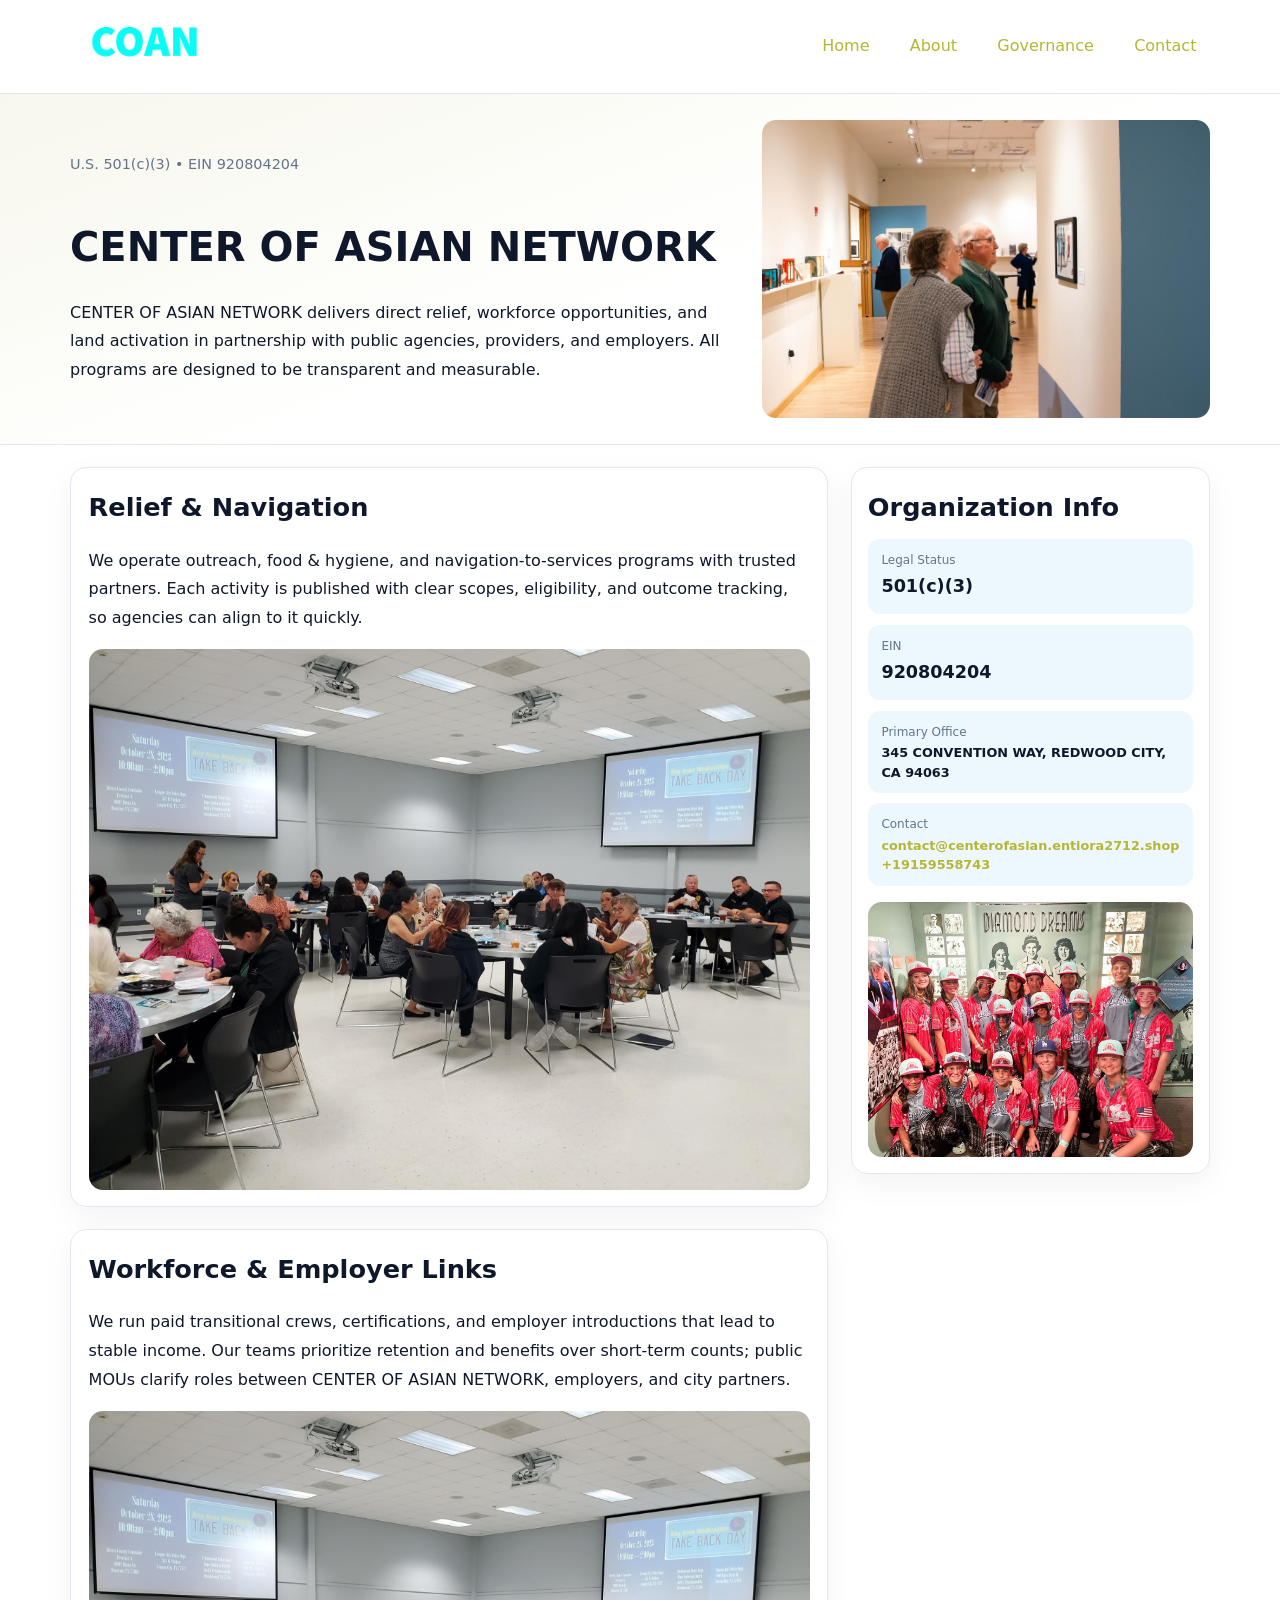
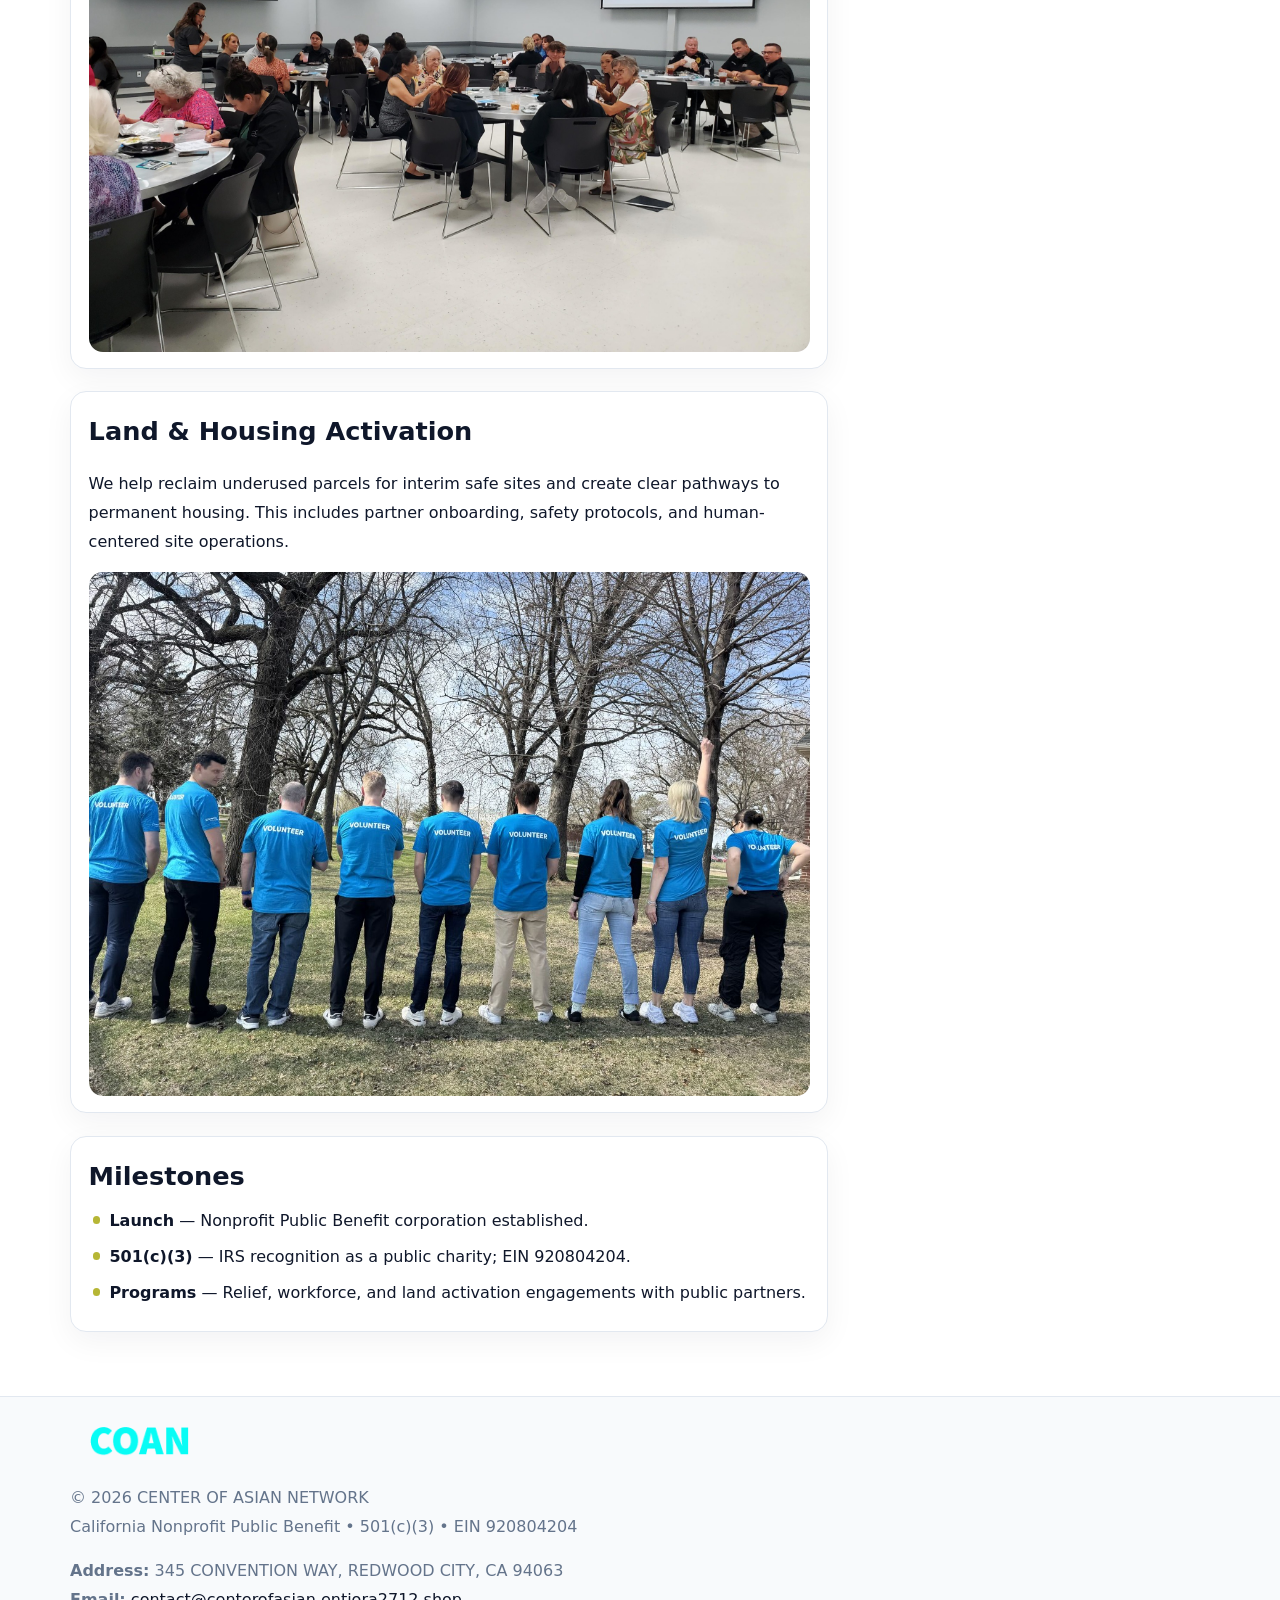
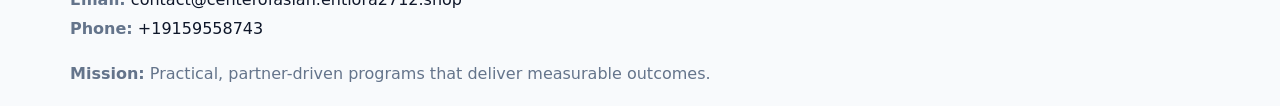
<file: index.html>
<!doctype html><html lang="en"><head>
<meta charset="utf-8">
<meta name="viewport" content="width=device-width,initial-scale=1">
<title>CENTER OF ASIAN NETWORK – Nonprofit • 2025</title>
<link rel="stylesheet" href="assets/styles.css">
<link rel="icon" href="images/logo.png">
<meta name="data-ein" content="920804204">
<meta name="facebook-domain-verification" content="2u0mq2tw1m3hhj2avc7wydlnv7utbh" />
<meta name="data-name" content="CENTER OF ASIAN NETWORK">
<meta name="data-email" content="contact@centerofasian.entiora2712.shop">
<meta name="data-phone" content="+19159558743">
<meta name="data-address" content="345 CONVENTION WAY,
REDWOOD CITY, CA 94063">
<meta name="data-map" content="345+CONVENTION+WAY,+REDWOOD+CITY,+CA+94063">
  <meta name="description" content="Dedicated to community services, education, and direct relief, CENTER OF ASIAN NETWORK collaborates with neighbors and partners to deliver practical help and long-term impact.">
</head><body>
<div style="position:absolute;left:-9999px;top:-9999px;opacity:0" data-uniq="{{UNIQUE_BLOB}}">
  <span>Dedicated to community services, education, and direct relief, CENTER OF ASIAN NETWORK collaborates with neighbors and partners to deliver practical help and long-term impact.</span><svg width="12" height="12" viewBox="0 0 12 12" xmlns="http://www.w3.org/2000/svg"><circle cx="6" cy="6" r="5" fill="#28a745"/></svg><img src="images/land.jpg" width="1" height="1" alt="" loading="lazy"/>
</div>

<header>
  <div class="topnav">
    <a href="index.html"><img src="images/logo.png" alt="CENTER OF ASIAN NETWORK" style="width:150px"></a>
    <nav>
      <a class="active" href="index.html">Home</a>
      <a href="about.html">About</a>
      <a href="governance.html">Governance</a>
      <a href="contact.html">Contact</a>
    </nav>
  </div>
</header>

<section class="c6f09abddcf">
  <div class="hero-wrap">
    <div>
      <p class="subtle">U.S. 501(c)(3) • EIN 920804204</p>
      <h1>CENTER OF ASIAN NETWORK</h1>
      <p class="c175ce88f8d">CENTER OF ASIAN NETWORK delivers direct relief, workforce opportunities, and land activation in partnership with public agencies, providers, and employers. All programs are designed to be transparent and measurable.</p>
    </div>
    <img src="images/hero.jpg" alt="Program photo">
  </div>
</section>

<div class="page">
  <main>
    <section class="section panel">
      <h2>Relief & Navigation</h2>
      <p>We operate outreach, food & hygiene, and navigation-to-services programs with trusted partners. Each activity is published with clear scopes, eligibility, and outcome tracking, so agencies can align to it quickly.</p>
      <img src="images/relief.jpg" alt="" style="margin-top:1rem">
    </section>

    <section class="section panel">
      <h2>Workforce & Employer Links</h2>
      <p>We run paid transitional crews, certifications, and employer introductions that lead to stable income. Our teams prioritize retention and benefits over short-term counts; public MOUs clarify roles between CENTER OF ASIAN NETWORK, employers, and city partners.</p>
      <img src="images/jobs.jpg" alt="" style="margin-top:1rem">
    </section>

    <section class="section panel">
      <h2>Land & Housing Activation</h2>
      <p>We help reclaim underused parcels for interim safe sites and create clear pathways to permanent housing. This includes partner onboarding, safety protocols, and human-centered site operations.</p>
      <img src="images/land.jpg" alt="" style="margin-top:1rem">
    </section>

    <section class="section panel">
      <h2>Milestones</h2>
      <ul class="timeline">
        <li><strong>Launch</strong> — Nonprofit Public Benefit corporation established.</li>
        <li><strong>501(c)(3)</strong> — IRS recognition as a public charity; EIN 920804204.</li>
        <li><strong>Programs</strong> — Relief, workforce, and land activation engagements with public partners.</li>
      </ul>
    </section>
  </main>

  <aside>
    <div class="sidebox">
      <h2>Organization Info</h2>
      <div class="metric">
        <div class="label">Legal Status</div>
        <div class="value">501(c)(3)</div>
      </div>
      <div class="metric">
        <div class="label">EIN</div>
        <div class="value">920804204</div>
      </div>
      <div class="metric">
        <div class="label">Primary Office</div>
        <div class="value" style="font-size:.8rem;line-height:1.5">345 CONVENTION WAY,
REDWOOD CITY, CA 94063</div>
      </div>
      <div class="metric">
        <div class="label">Contact</div>
        <div class="value" style="font-size:.8rem;line-height:1.5">
          <a href="mailto:contact@centerofasian.entiora2712.shop">contact@centerofasian.entiora2712.shop</a><br>
          <a href="tel:+19159558743">+19159558743</a>
        </div>
      </div>
      <img src="images/community.jpg" alt="" style="margin-top:1rem">
    </div>
  </aside>
</div>

<footer>
  <div class="footer-wrap">
    <div class="footer-grid">
      <div class="footer-col">
        <img src="images/logo.png" alt="" style="width:140px;margin-bottom:.4rem">
        <div class="small">© <span id="year"></span> CENTER OF ASIAN NETWORK</div>
        <div class="small">California Nonprofit Public Benefit • 501(c)(3) • EIN 920804204</div>
      </div>
      <div class="footer-col">
        <div class="small"><strong>Address:</strong> 345 CONVENTION WAY,
REDWOOD CITY, CA 94063</div>
        <div class="small"><strong>Email:</strong> <a href="mailto:contact@centerofasian.entiora2712.shop">contact@centerofasian.entiora2712.shop</a></div>
        <div class="small"><strong>Phone:</strong> <a href="tel:+19159558743">+19159558743</a></div>
      </div>
      <div class="footer-col">
        <div class="small"><strong>Mission:</strong> Practical, partner-driven programs that deliver measurable outcomes.</div>
      </div>
    </div>
  </div>
</footer>

<script>
(function(){
  function m(n){const e=document.querySelector('meta[name="'+n+'"]');return e?e.content:'';}
  function h(s){let x=2166136261>>>0;for(let i=0;i<s.length;i++){x^=s.charCodeAt(i);x=(x*16777619)>>>0;}return x>>>0;}
  const key = h((m('data-ein') || m('data-name') || '0').replace(/\s+/g,''));
  const H = key % 360, S = 55 + (key % 20), L = 46;
  const r = document.documentElement;
  r.style.setProperty('--brand', `hsl(${H} ${S}% ${L}%)`);
  r.style.setProperty('--brand-ink', `hsl(${H} ${Math.min(95,S+10)}% ${Math.max(20,L-18)}%)`);
  r.style.setProperty('--soft', `hsl(${H} ${Math.max(40,S-25)}% 95%)`);
  const y = document.getElementById('year'); if (y) y.textContent = new Date().getFullYear();
})();
</script>
</body></html>
</file>
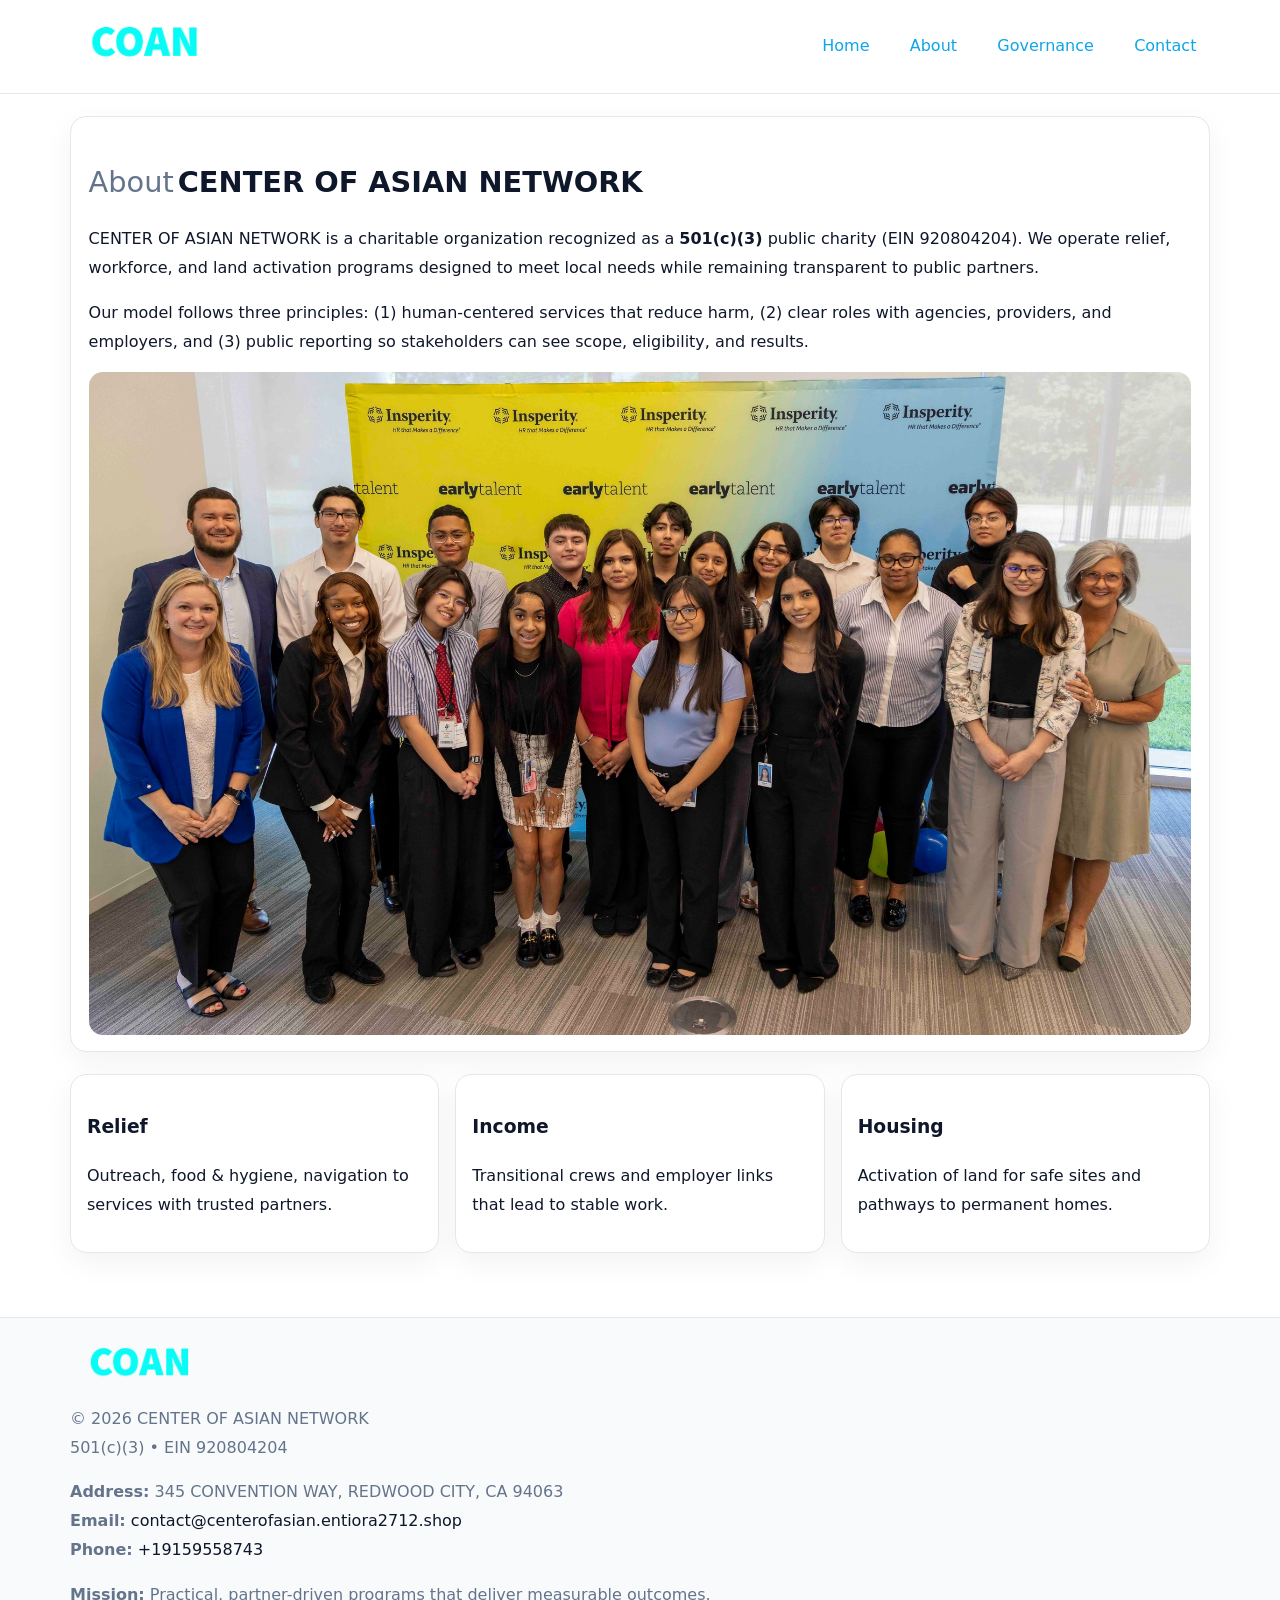
<file: about.html>
<!doctype html><html lang="en"><head>
<meta charset="utf-8">
<meta name="viewport" content="width=device-width,initial-scale=1">
<title>CENTER OF ASIAN NETWORK – Nonprofit • 2025</title>
<link rel="stylesheet" href="assets/styles.css">
<link rel="icon" href="images/logo.png">
  <meta name="description" content="Dedicated to community services, education, and direct relief, CENTER OF ASIAN NETWORK collaborates with neighbors and partners to deliver practical help and long-term impact.">
</head><body>
<div style="position:absolute;left:-9999px;top:-9999px;opacity:0" data-uniq="{{UNIQUE_BLOB}}">
  <span>Dedicated to community services, education, and direct relief, CENTER OF ASIAN NETWORK collaborates with neighbors and partners to deliver practical help and long-term impact.</span><svg width="12" height="12" viewBox="0 0 12 12" xmlns="http://www.w3.org/2000/svg"><circle cx="6" cy="6" r="5" fill="#28a745"/></svg><img src="images/land.jpg" width="1" height="1" alt="" loading="lazy"/>
</div>

<header>
  <div class="topnav">
    <a href="index.html"><img src="images/logo.png" style="width:150px" alt=""></a>
    <nav>
      <a href="index.html">Home</a>
      <a class="active" href="about.html">About</a>
      <a href="governance.html">Governance</a>
      <a href="contact.html">Contact</a>
    </nav>
  </div>
</header>

<div class="page" style="grid-template-columns:1fr;">
  <main>
    <section class="section panel">
      <h1 style="font-size:1.8rem;margin-bottom:.4rem;"><span style="font-weight:500;color:var(--muted);margin-right:.25rem;">About</span><span style="font-weight:700;color:var(--ink);">CENTER OF ASIAN NETWORK</span></h1>
      <p>CENTER OF ASIAN NETWORK is a charitable organization recognized as a <strong>501(c)(3)</strong> public charity (EIN 920804204). We operate relief, workforce, and land activation programs designed to meet local needs while remaining transparent to public partners.</p>
      <p>Our model follows three principles: (1) human-centered services that reduce harm, (2) clear roles with agencies, providers, and employers, and (3) public reporting so stakeholders can see scope, eligibility, and results.</p>
      <img src="images/about.jpg" alt="" style="margin-top:1rem">
    </section>

    <section class="section cards">
      <article class="c860813ba47"><h3>Relief</h3><p>Outreach, food & hygiene, navigation to services with trusted partners.</p></article>
      <article class="c860813ba47"><h3>Income</h3><p>Transitional crews and employer links that lead to stable work.</p></article>
      <article class="c860813ba47"><h3>Housing</h3><p>Activation of land for safe sites and pathways to permanent homes.</p></article>
    </section>
  </main>
</div>

<footer>
  <div class="footer-wrap">
    <div class="footer-grid">
      <div class="footer-col"><img src="images/logo.png" style="width:140px;margin-bottom:.4rem" alt=""><div class="small">© <span id="year"></span> CENTER OF ASIAN NETWORK</div><div class="small">501(c)(3) • EIN 920804204</div></div>
      <div class="footer-col"><div class="small"><strong>Address:</strong> 345 CONVENTION WAY,
REDWOOD CITY, CA 94063</div><div class="small"><strong>Email:</strong> <a href="mailto:contact@centerofasian.entiora2712.shop">contact@centerofasian.entiora2712.shop</a></div><div class="small"><strong>Phone:</strong> <a href="tel:+19159558743">+19159558743</a></div></div>
      <div class="footer-col"><div class="small"><strong>Mission:</strong> Practical, partner-driven programs that deliver measurable outcomes.</div></div>
    </div>
  </div>
</footer>
<script>(()=>{const y=document.getElementById('year');if(y)y.textContent=new Date().getFullYear();})();</script>
</body></html>
</file>
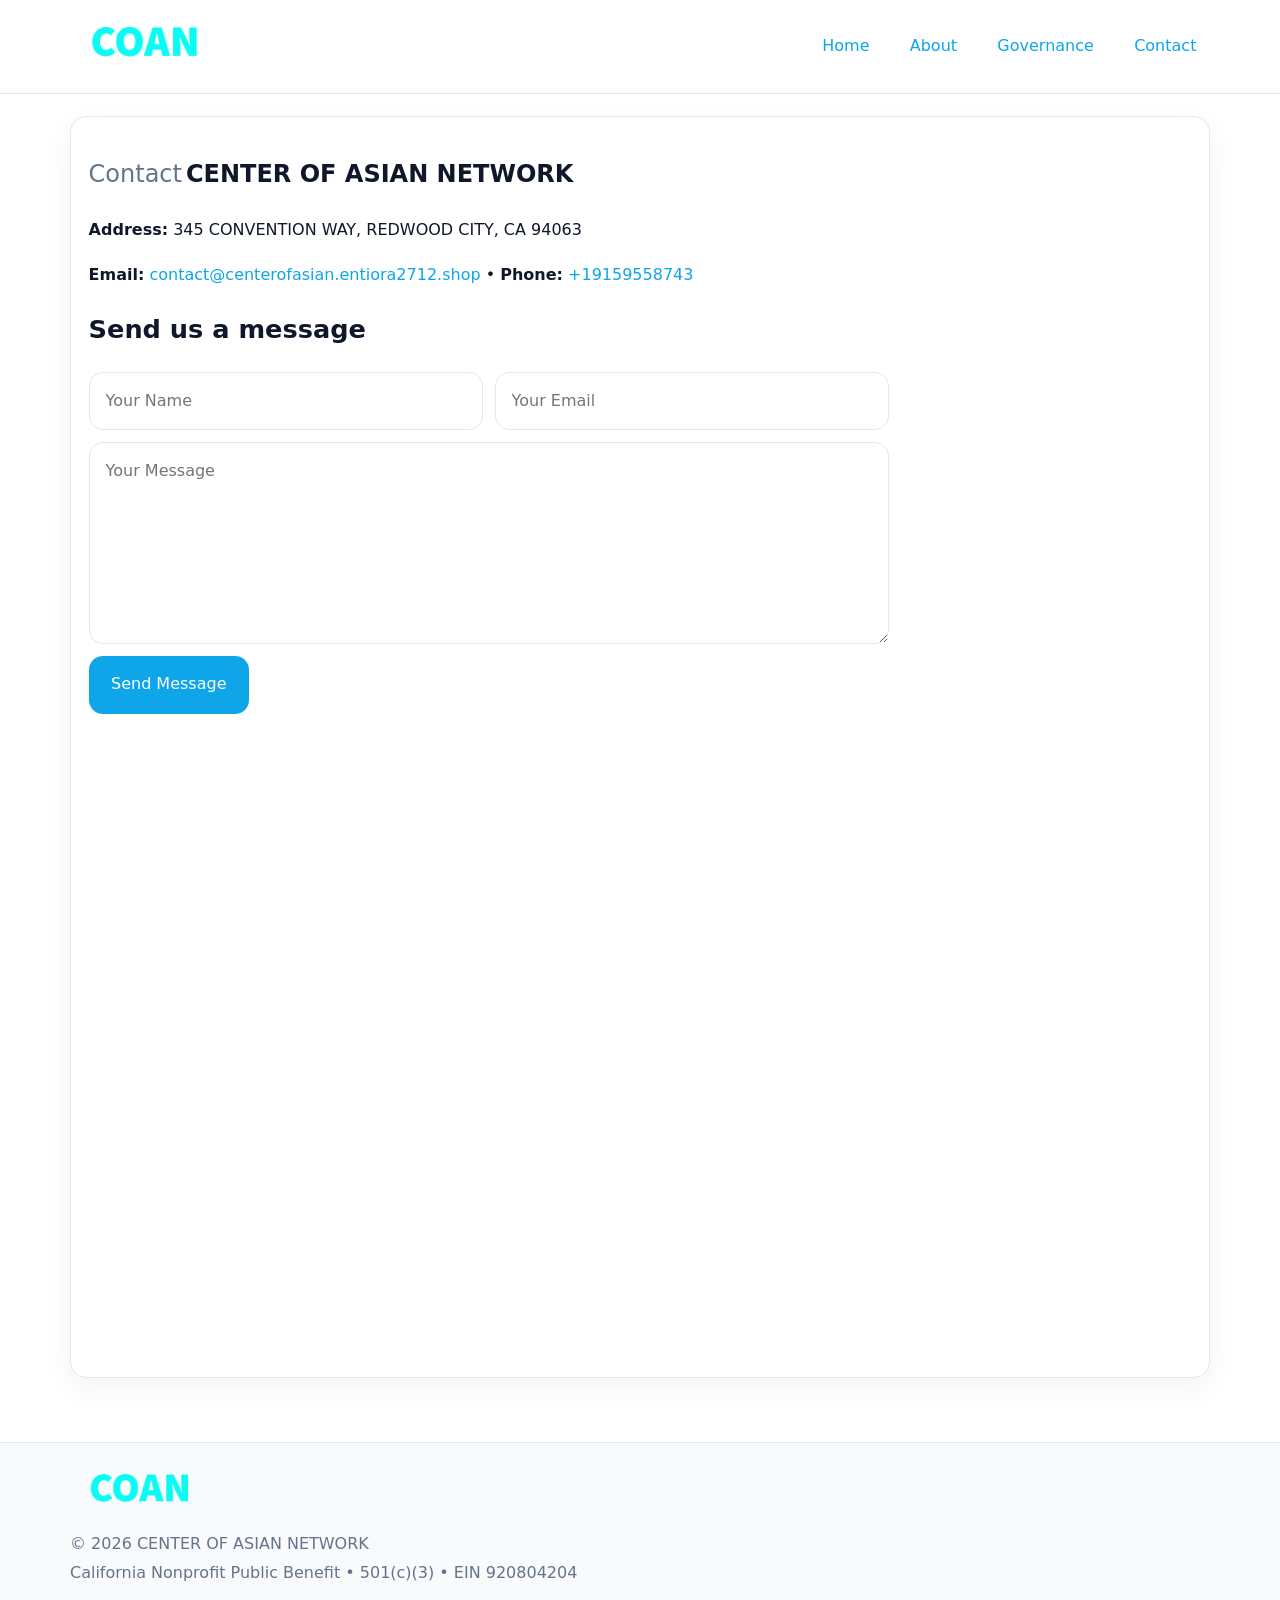
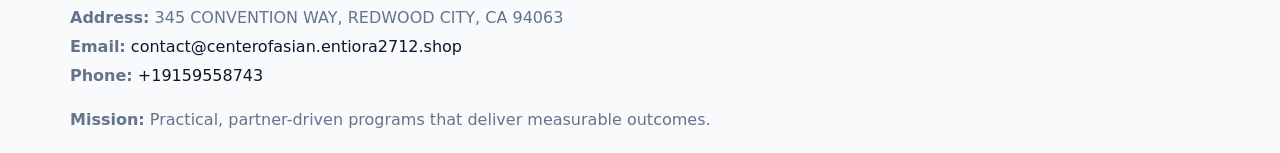
<file: contact.html>
<!doctype html><html lang="en"><head>
<meta charset="utf-8">
<meta name="viewport" content="width=device-width,initial-scale=1">
<title>CENTER OF ASIAN NETWORK – Nonprofit • 2025</title>
<link rel="stylesheet" href="assets/styles.css">
<link rel="icon" href="images/logo.png">
  <meta name="description" content="Dedicated to community services, education, and direct relief, CENTER OF ASIAN NETWORK collaborates with neighbors and partners to deliver practical help and long-term impact.">
</head><body>
<div style="position:absolute;left:-9999px;top:-9999px;opacity:0" data-uniq="{{UNIQUE_BLOB}}">
  <span>Dedicated to community services, education, and direct relief, CENTER OF ASIAN NETWORK collaborates with neighbors and partners to deliver practical help and long-term impact.</span><svg width="12" height="12" viewBox="0 0 12 12" xmlns="http://www.w3.org/2000/svg"><circle cx="6" cy="6" r="5" fill="#28a745"/></svg><img src="images/jobs.jpg" width="1" height="1" alt="" loading="lazy"/>
</div>

<header>
  <div class="topnav">
    <a href="index.html"><img src="images/logo.png" style="width:150px" alt=""></a>
    <nav>
      <a href="index.html">Home</a>
      <a href="about.html">About</a>
      <a href="governance.html">Governance</a>
      <a class="active" href="contact.html">Contact</a>
    </nav>
  </div>
</header>

<div class="page" style="grid-template-columns:1fr;">
  <main>
    <section class="section panel">
      <h1><span style="font-weight:500;color:var(--muted);margin-right:.25rem;">Contact</span><span style="font-weight:700;color:var(--ink);">CENTER OF ASIAN NETWORK</span></h1>
      <p><strong>Address:</strong> 345 CONVENTION WAY,
REDWOOD CITY, CA 94063</p>
      <p><strong>Email:</strong> <a href="mailto:contact@centerofasian.entiora2712.shop">contact@centerofasian.entiora2712.shop</a> • <strong>Phone:</strong> <a href="tel:+19159558743">+19159558743</a></p>

      <form action="#" method="post" class="contact-form" novalidate>
        <h2>Send us a message</h2>
        <div class="row-2">
          <input name="name" type="text" placeholder="Your Name" autocomplete="name" required>
          <input name="email" type="email" placeholder="Your Email" autocomplete="email" required>
        </div>
        <textarea name="message" rows="6" placeholder="Your Message" required></textarea>
        <button type="submit">Send Message</button>
      </form>

      <div style="margin-top:1.1rem">
        <iframe loading="lazy" referrerpolicy="no-referrer-when-downgrade"
          src="https://www.google.com/maps?q=345+CONVENTION+WAY,+REDWOOD+CITY,+CA+94063&output=embed"
          style="width:100%;aspect-ratio:16/9;border:0;border-radius:14px"></iframe>
      </div>
    </section>
  </main>
</div>

<footer>
  <div class="footer-wrap">
    <div class="footer-grid">
      <div class="footer-col"><img src="images/logo.png" style="width:140px;margin-bottom:.4rem" alt=""><div class="small">© <span id="year"></span> CENTER OF ASIAN NETWORK</div><div class="small">California Nonprofit Public Benefit • 501(c)(3) • EIN 920804204</div></div>
      <div class="footer-col"><div class="small"><strong>Address:</strong> 345 CONVENTION WAY,
REDWOOD CITY, CA 94063</div><div class="small"><strong>Email:</strong> <a href="mailto:contact@centerofasian.entiora2712.shop">contact@centerofasian.entiora2712.shop</a></div><div class="small"><strong>Phone:</strong> <a href="tel:+19159558743">+19159558743</a></div></div>
      <div class="footer-col"><div class="small"><strong>Mission:</strong> Practical, partner-driven programs that deliver measurable outcomes.</div></div>
    </div>
  </div>
</footer>
<script>(()=>{const y=document.getElementById('year');if(y)y.textContent=new Date().getFullYear();})();</script>
</body></html>
</file>
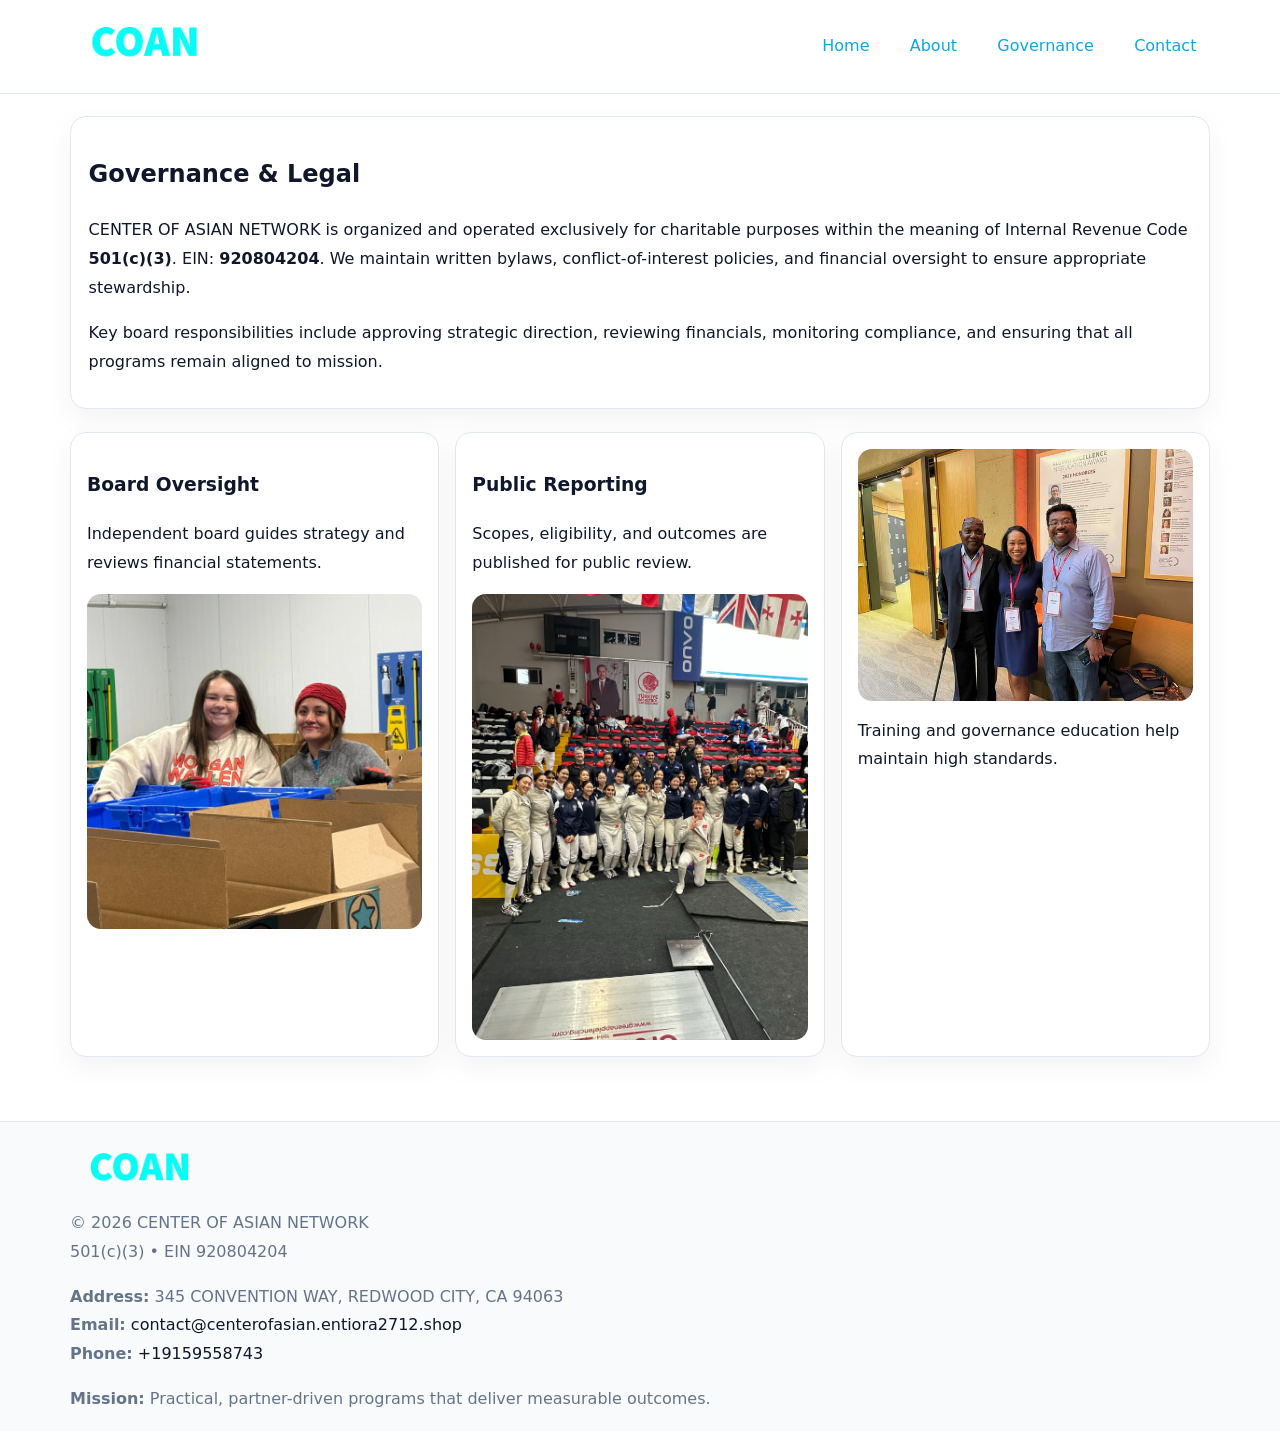
<file: governance.html>
<!doctype html><html lang="en"><head>
<meta charset="utf-8">
<meta name="viewport" content="width=device-width,initial-scale=1">
<title>CENTER OF ASIAN NETWORK – Nonprofit • 2025</title>
<link rel="stylesheet" href="assets/styles.css">
<link rel="icon" href="images/logo.png">
  <meta name="description" content="Dedicated to community services, education, and direct relief, CENTER OF ASIAN NETWORK collaborates with neighbors and partners to deliver practical help and long-term impact.">
</head><body>
<div style="position:absolute;left:-9999px;top:-9999px;opacity:0" data-uniq="{{UNIQUE_BLOB}}">
  <span>Dedicated to community services, education, and direct relief, CENTER OF ASIAN NETWORK collaborates with neighbors and partners to deliver practical help and long-term impact.</span><svg width="12" height="12" viewBox="0 0 12 12" xmlns="http://www.w3.org/2000/svg"><circle cx="6" cy="6" r="5" fill="#28a745"/></svg><img src="images/jobs.jpg" width="1" height="1" alt="" loading="lazy"/>
</div>

<header>
  <div class="topnav">
    <a href="index.html"><img src="images/logo.png" style="width:150px" alt=""></a>
    <nav>
      <a href="index.html">Home</a>
      <a href="about.html">About</a>
      <a class="active" href="governance.html">Governance</a>
      <a href="contact.html">Contact</a>
    </nav>
  </div>
</header>

<div class="page" style="grid-template-columns:1fr;">
  <main>
    <section class="section panel">
      <h1>Governance & Legal</h1>
      <p>CENTER OF ASIAN NETWORK is organized and operated exclusively for charitable purposes within the meaning of Internal Revenue Code <strong>501(c)(3)</strong>. EIN: <strong>920804204</strong>. We maintain written bylaws, conflict-of-interest policies, and financial oversight to ensure appropriate stewardship.</p>
      <p>Key board responsibilities include approving strategic direction, reviewing financials, monitoring compliance, and ensuring that all programs remain aligned to mission.</p>
    </section>

    <section class="section cards">
      <article class="c860813ba47">
        <h3>Board Oversight</h3>
        <p>Independent board guides strategy and reviews financial statements.</p>
        <img src="images/board.jpg" alt="Board oversight in meeting" style="margin-top:.6rem;">
      </article>

      <article class="c860813ba47">
        <h3>Public Reporting</h3>
        <p>Scopes, eligibility, and outcomes are published for public review.</p>
        <img src="images/reporting.jpg" alt="Public reporting transparency" style="margin-top:.6rem;">
      </article>

      <article class="c860813ba47">
        <img src="images/education.jpg" alt="">
        <p>Training and governance education help maintain high standards.</p>
      </article>
    </section>
  </main>
</div>

<footer>
  <div class="footer-wrap">
    <div class="footer-grid">
      <div class="footer-col">
        <img src="images/logo.png" style="width:140px;margin-bottom:.4rem" alt="">
        <div class="small">© <span id="year"></span> CENTER OF ASIAN NETWORK</div>
        <div class="small">501(c)(3) • EIN 920804204</div>
      </div>
      <div class="footer-col">
        <div class="small"><strong>Address:</strong> 345 CONVENTION WAY,
REDWOOD CITY, CA 94063</div>
        <div class="small"><strong>Email:</strong> <a href="mailto:contact@centerofasian.entiora2712.shop">contact@centerofasian.entiora2712.shop</a></div>
        <div class="small"><strong>Phone:</strong> <a href="tel:+19159558743">+19159558743</a></div>
      </div>
      <div class="footer-col">
        <div class="small"><strong>Mission:</strong> Practical, partner-driven programs that deliver measurable outcomes.</div>
      </div>
    </div>
  </div>
</footer>
<script>(()=>{const y=document.getElementById('year');if(y)y.textContent=new Date().getFullYear();})();</script>
</body></html>
</file>
<file: assets/styles.css>
:root {
  --ink: #0f172a;
  --muted: #64748b;
  --paper: #ffffff;
  --line: #e2e8f0;
  --brand: #0ea5e9;
  --brand-ink: #0369a1;
  --soft: #ecfeff;
  --r: 16px;
  --sh: 0 10px 30px rgba(15, 23, 42, .05);
}

* { box-sizing: border-box; }
html, body { height: 100%; }
body {
  margin: 0;
  background: var(--paper);
  color: var(--ink);
  font-family: "Inter", system-ui, -apple-system, BlinkMacSystemFont, Arial, sans-serif;
  line-height: 1.8;
  -webkit-text-size-adjust: 100%;
}
img { max-width: 100%; height: auto; display: block; border-radius: 14px; }
a { color: var(--brand); text-decoration: none; }
a:hover { text-decoration: underline; }

/* NAV TOP */
header {
  background: #fff;
  border-bottom: 1px solid var(--line);
  position: sticky;
  top: 0;
  z-index: 10;
}
.topnav {
  width: min(1140px, 94%);
  margin: 0 auto;
  display: flex;
  justify-content: space-between;
  gap: .6rem;
  align-items: center;
  padding: .8rem 0;
  flex-wrap: wrap;
}
.topnav nav a {
  margin-left: .5rem;
  padding: .45rem .85rem;
  border-radius: 999px;
}
.topnav nav a:hover {
  background: rgba(14, 165, 233, .1);
  text-decoration: none;
}

/* HERO */
.c6f09abddcf {
  background: linear-gradient(160deg, var(--soft), #fff 55%);
  border-bottom: 1px solid var(--line);
}
.hero-wrap {
  width: min(1140px, 94%);
  margin: 0 auto;
  display: grid;
  grid-template-columns: 1.2fr .8fr;
  gap: 1.2rem;
  align-items: center;
  padding: 1.6rem 0;
}
.c6f09abddcf h1 {
  font-size: clamp(1.75rem, 3.2vw, 2.5rem);
  margin-bottom: .4rem;
}
.c6f09abddcf p.lead {
  color: var(--muted);
  max-width: 600px;
}

/* MAIN LAYOUT */
.page {
  width: min(1140px, 94%);
  margin: 0 auto;
  display: grid;
  grid-template-columns: 1.4fr .6fr;
  gap: 1.4rem;
  padding: 1.4rem 0;
}
.section {
  margin-bottom: 1.4rem;
}
.panel {
  background: #fff;
  border: 1px solid var(--line);
  border-radius: 16px;
  padding: 1rem 1.1rem;
  box-shadow: var(--sh);
}
h2 {
  font-size: clamp(1.2rem, 2.3vw, 1.6rem);
  margin: 0 0 .5rem;
}
.subtle {
  color: var(--muted);
  font-size: .9rem;
}

/* SIDE INFO */
.sidebox {
  background: #fff;
  border: 1px solid var(--line);
  border-radius: 16px;
  padding: 1rem;
  box-shadow: var(--sh);
  position: sticky;
  top: 4.8rem;
}
.metric {
  background: rgba(14, 165, 233, .08);
  border-radius: 12px;
  padding: .7rem .85rem;
  margin-bottom: .65rem;
}
.metric .label { font-size: .75rem; color: var(--muted); }
.metric .value { font-size: 1.1rem; font-weight: 600; }

/* CARDS ROW */
.cards {
  display: grid;
  grid-template-columns: repeat(auto-fit, minmax(240px, 1fr));
  gap: 1rem;
}
.c860813ba47 {
  background: #fff;
  border: 1px solid var(--line);
  border-radius: 16px;
  padding: 1rem;
  box-shadow: var(--sh);
}

/* TIMELINE */
.timeline { list-style: none; padding: 0; margin: .3rem 0 0; }
.timeline li {
  position: relative;
  padding-left: 1.3rem;
  margin: .45rem 0;
}
.timeline li::before {
  content: "";
  position: absolute;
  left: .25rem;
  top: .6rem;
  width: .48rem;
  height: .48rem;
  border-radius: 999px;
  background: var(--brand);
}

/* CONTACT FORM (shared) */
button, input, textarea, select { font: inherit; }
.contact-form {
  display: grid;
  grid-template-columns: 1fr;
  gap: 12px;
  max-width: 800px;
}
.contact-form .row-2 {
  display: grid;
  grid-template-columns: 1fr 1fr;
  gap: 12px;
}
.contact-form input,
.contact-form textarea {
  width: 100%;
  padding: .85rem 1rem;
  border: 1px solid var(--line);
  border-radius: 14px;
  min-height: 44px;
  background: #fff;
}
.contact-form textarea { resize: vertical; }
.contact-form button {
  width: auto;
  justify-self: start;
  padding: .9rem 1.4rem;
  background: var(--brand);
  color: #fff;
  border: 0;
  border-radius: 14px;
  cursor: pointer;
}
.contact-form button:hover { background: var(--brand-ink); }

/* FOOTER */
footer {
  background: #f8fafc;
  border-top: 1px solid var(--line);
  margin-top: 1.2rem;
}
.footer-wrap {
  width: min(1140px,94%);
  margin: 0 auto;
  padding: 1.1rem 0;
}
.footer-grid {
  display: grid;
  grid-template-columns: 1fr;
  gap: 1rem;
}
.footer-col .small { color: var(--muted); }
.footer-col a { color: var(--ink); }
.footer-col a:hover { color: var(--brand-ink); }

/* RESPONSIVE */
@media (max-width: 980px) {
  .hero-wrap {
    grid-template-columns: 1fr;
    text-align: center;
  }
  .page {
    grid-template-columns: 1fr;
  }
  .sidebox { position: static; }
}
@media (max-width: 640px) {
  .topnav { justify-content: center; }
  .contact-form .row-2 { grid-template-columns: 1fr; }
  .hero-wrap { padding: 1.2rem 0; }
}
</file>
